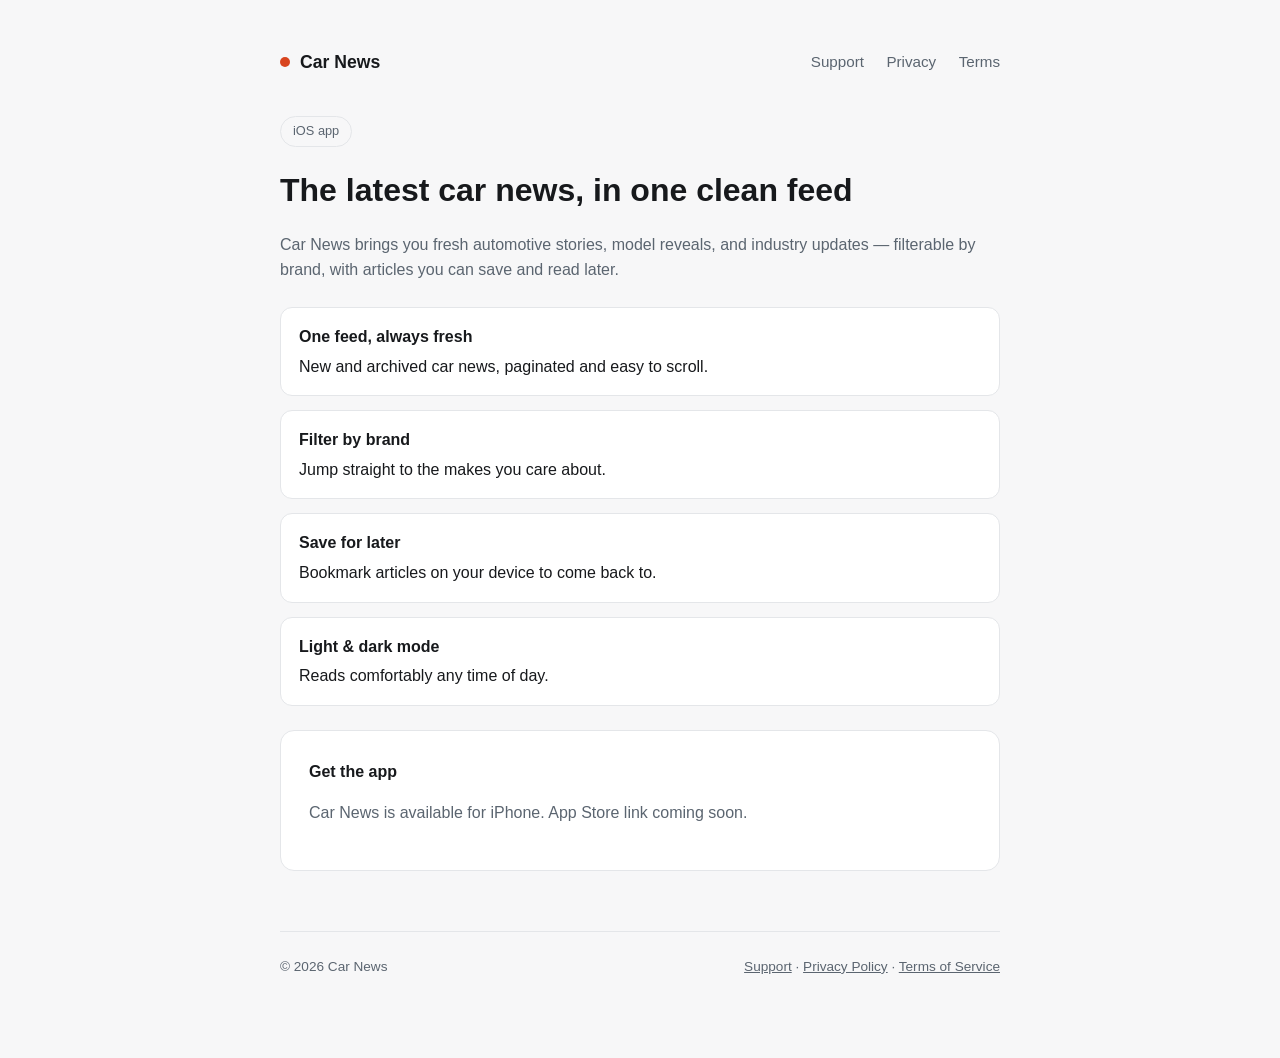
<file: index.html>
<!doctype html>
<html lang="en">
<head>
<meta charset="utf-8">
<meta name="viewport" content="width=device-width, initial-scale=1">
<title>Car News — App</title>
<meta name="description" content="Car News is an iPhone app for the latest automotive news, model reveals, and industry updates, with brand filtering and saved articles.">
<link rel="stylesheet" href="style.css">
</head>
<body>
<div class="wrap">
  <header class="site">
    <a class="brand" href="index.html"><span class="dot"></span> Car News</a>
    <nav class="site">
      <a href="support.html">Support</a>
      <a href="privacy.html">Privacy</a>
      <a href="terms.html">Terms</a>
    </nav>
  </header>

  <span class="pill">iOS app</span>
  <h1>The latest car news, in one clean feed</h1>
  <p class="muted">Car News brings you fresh automotive stories, model reveals, and industry updates — filterable by brand, with articles you can save and read later.</p>

  <ul class="features">
    <li><b>One feed, always fresh</b>New and archived car news, paginated and easy to scroll.</li>
    <li><b>Filter by brand</b>Jump straight to the makes you care about.</li>
    <li><b>Save for later</b>Bookmark articles on your device to come back to.</li>
    <li><b>Light &amp; dark mode</b>Reads comfortably any time of day.</li>
  </ul>

  <div class="card">
    <b>Get the app</b>
    <p class="muted">Car News is available for iPhone. App Store link coming soon.</p>
  </div>

  <footer class="site">
    <span>&copy; 2026 Car News</span>
    <span><a href="support.html">Support</a> · <a href="privacy.html">Privacy Policy</a> · <a href="terms.html">Terms of Service</a></span>
  </footer>
</div>
</body>
</html>
</file>
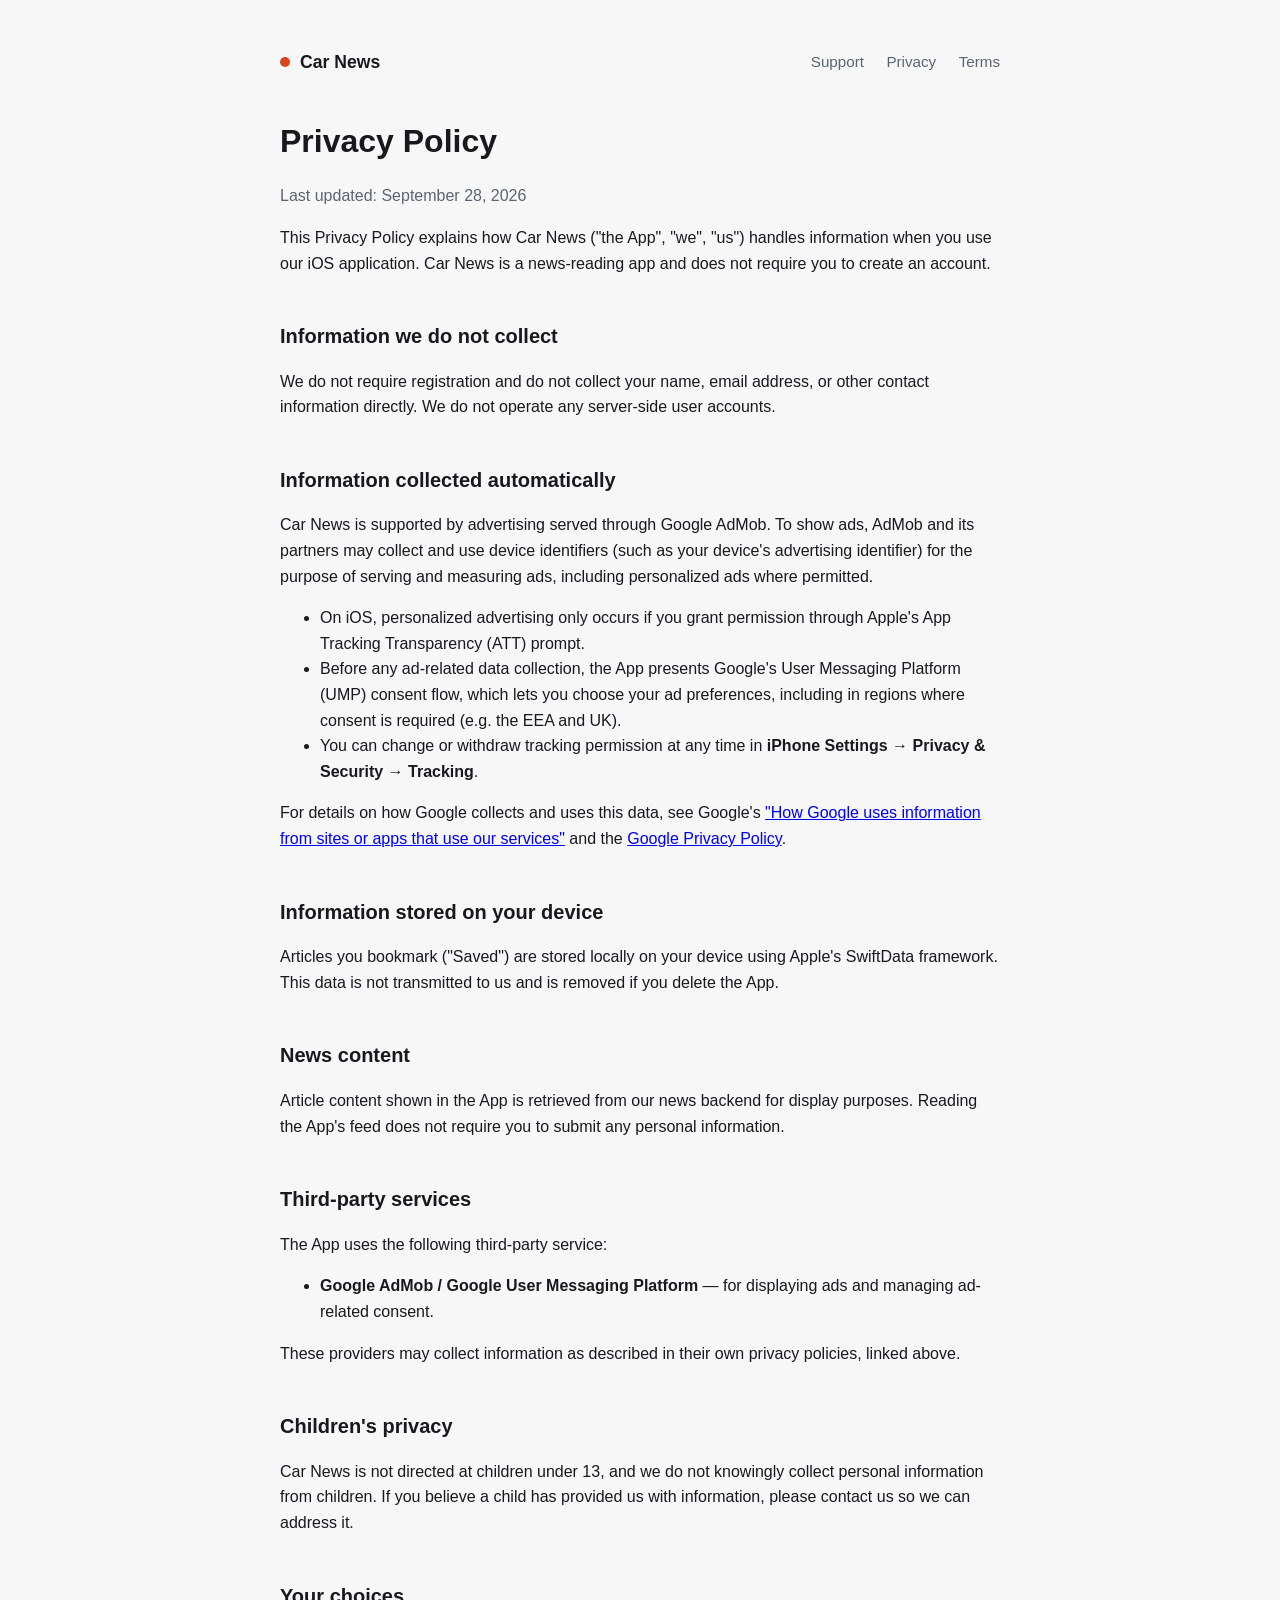
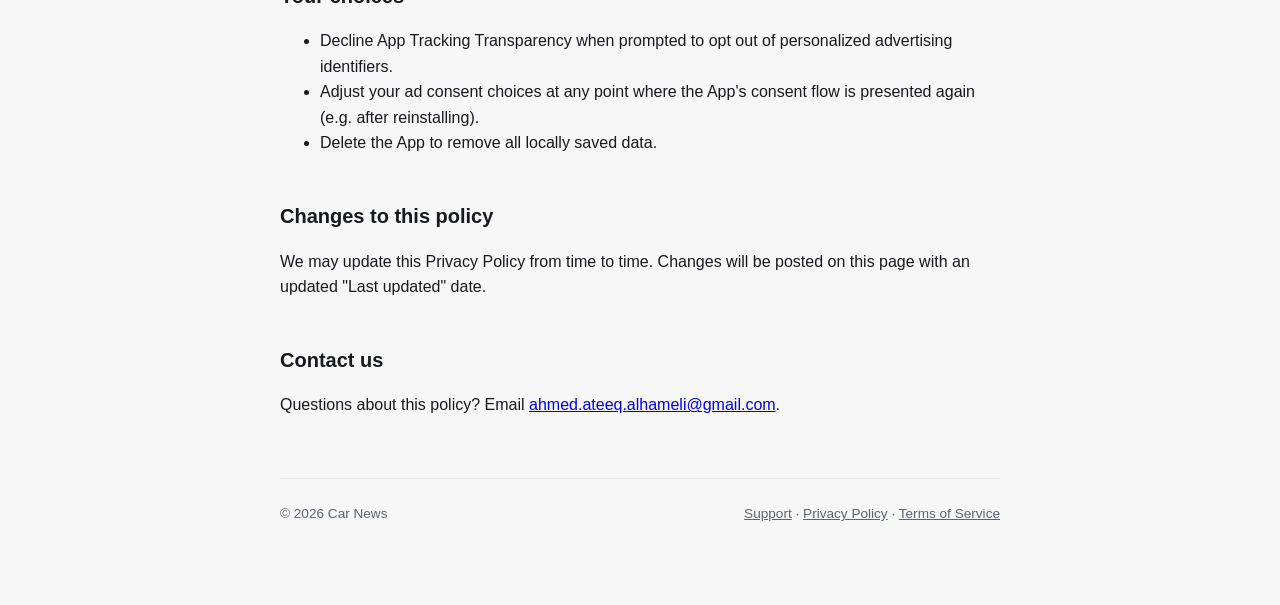
<file: privacy.html>
<!doctype html>
<html lang="en">
<head>
<meta charset="utf-8">
<meta name="viewport" content="width=device-width, initial-scale=1">
<title>Privacy Policy — Car News</title>
<link rel="stylesheet" href="style.css">
</head>
<body>
<div class="wrap">
  <header class="site">
    <a class="brand" href="index.html"><span class="dot"></span> Car News</a>
    <nav class="site">
      <a href="support.html">Support</a>
      <a href="privacy.html">Privacy</a>
      <a href="terms.html">Terms</a>
    </nav>
  </header>

  <h1>Privacy Policy</h1>
  <p class="muted">Last updated: September 28, 2026</p>

  <p>This Privacy Policy explains how Car News ("the App", "we", "us") handles information when you use our iOS application. Car News is a news-reading app and does not require you to create an account.</p>

  <h2>Information we do not collect</h2>
  <p>We do not require registration and do not collect your name, email address, or other contact information directly. We do not operate any server-side user accounts.</p>

  <h2>Information collected automatically</h2>
  <p>Car News is supported by advertising served through Google AdMob. To show ads, AdMob and its partners may collect and use device identifiers (such as your device's advertising identifier) for the purpose of serving and measuring ads, including personalized ads where permitted.</p>
  <ul>
    <li>On iOS, personalized advertising only occurs if you grant permission through Apple's App Tracking Transparency (ATT) prompt.</li>
    <li>Before any ad-related data collection, the App presents Google's User Messaging Platform (UMP) consent flow, which lets you choose your ad preferences, including in regions where consent is required (e.g. the EEA and UK).</li>
    <li>You can change or withdraw tracking permission at any time in <b>iPhone Settings → Privacy &amp; Security → Tracking</b>.</li>
  </ul>
  <p>For details on how Google collects and uses this data, see Google's <a href="https://policies.google.com/technologies/partner-sites" target="_blank" rel="noopener">"How Google uses information from sites or apps that use our services"</a> and the <a href="https://policies.google.com/privacy" target="_blank" rel="noopener">Google Privacy Policy</a>.</p>

  <h2>Information stored on your device</h2>
  <p>Articles you bookmark ("Saved") are stored locally on your device using Apple's SwiftData framework. This data is not transmitted to us and is removed if you delete the App.</p>

  <h2>News content</h2>
  <p>Article content shown in the App is retrieved from our news backend for display purposes. Reading the App's feed does not require you to submit any personal information.</p>

  <h2>Third-party services</h2>
  <p>The App uses the following third-party service:</p>
  <ul>
    <li><b>Google AdMob / Google User Messaging Platform</b> — for displaying ads and managing ad-related consent.</li>
  </ul>
  <p>These providers may collect information as described in their own privacy policies, linked above.</p>

  <h2>Children's privacy</h2>
  <p>Car News is not directed at children under 13, and we do not knowingly collect personal information from children. If you believe a child has provided us with information, please contact us so we can address it.</p>

  <h2>Your choices</h2>
  <ul>
    <li>Decline App Tracking Transparency when prompted to opt out of personalized advertising identifiers.</li>
    <li>Adjust your ad consent choices at any point where the App's consent flow is presented again (e.g. after reinstalling).</li>
    <li>Delete the App to remove all locally saved data.</li>
  </ul>

  <h2>Changes to this policy</h2>
  <p>We may update this Privacy Policy from time to time. Changes will be posted on this page with an updated "Last updated" date.</p>

  <h2>Contact us</h2>
  <p>Questions about this policy? Email <a href="mailto:ahmed.ateeq.alhameli@gmail.com">ahmed.ateeq.alhameli@gmail.com</a>.</p>

  <footer class="site">
    <span>&copy; 2026 Car News</span>
    <span><a href="support.html">Support</a> · <a href="privacy.html">Privacy Policy</a> · <a href="terms.html">Terms of Service</a></span>
  </footer>
</div>
</body>
</html>
</file>
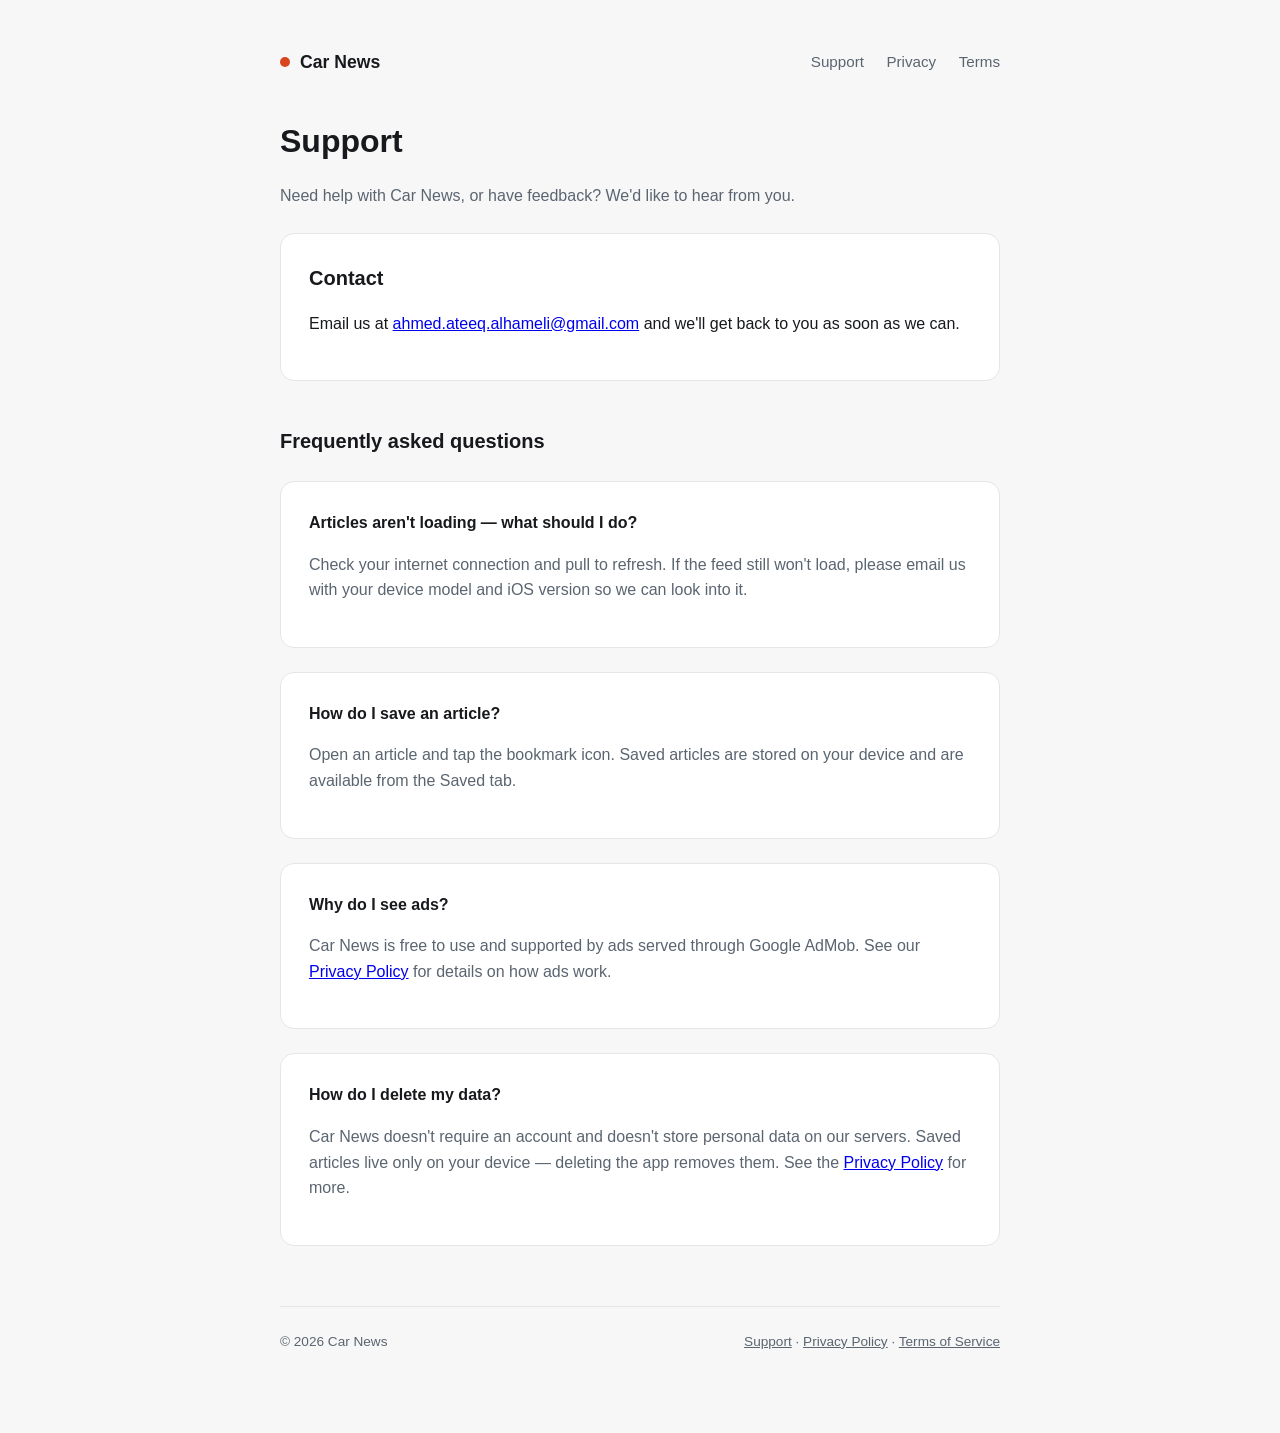
<file: support.html>
<!doctype html>
<html lang="en">
<head>
<meta charset="utf-8">
<meta name="viewport" content="width=device-width, initial-scale=1">
<title>Support — Car News</title>
<link rel="stylesheet" href="style.css">
</head>
<body>
<div class="wrap">
  <header class="site">
    <a class="brand" href="index.html"><span class="dot"></span> Car News</a>
    <nav class="site">
      <a href="support.html">Support</a>
      <a href="privacy.html">Privacy</a>
      <a href="terms.html">Terms</a>
    </nav>
  </header>

  <h1>Support</h1>
  <p class="muted">Need help with Car News, or have feedback? We'd like to hear from you.</p>

  <div class="card">
    <h2 style="margin-top:0">Contact</h2>
    <p>Email us at <a href="mailto:ahmed.ateeq.alhameli@gmail.com">ahmed.ateeq.alhameli@gmail.com</a> and we'll get back to you as soon as we can.</p>
  </div>

  <h2>Frequently asked questions</h2>

  <div class="card">
    <b>Articles aren't loading — what should I do?</b>
    <p class="muted">Check your internet connection and pull to refresh. If the feed still won't load, please email us with your device model and iOS version so we can look into it.</p>
  </div>

  <div class="card">
    <b>How do I save an article?</b>
    <p class="muted">Open an article and tap the bookmark icon. Saved articles are stored on your device and are available from the Saved tab.</p>
  </div>

  <div class="card">
    <b>Why do I see ads?</b>
    <p class="muted">Car News is free to use and supported by ads served through Google AdMob. See our <a href="privacy.html">Privacy Policy</a> for details on how ads work.</p>
  </div>

  <div class="card">
    <b>How do I delete my data?</b>
    <p class="muted">Car News doesn't require an account and doesn't store personal data on our servers. Saved articles live only on your device — deleting the app removes them. See the <a href="privacy.html">Privacy Policy</a> for more.</p>
  </div>

  <footer class="site">
    <span>&copy; 2026 Car News</span>
    <span><a href="support.html">Support</a> · <a href="privacy.html">Privacy Policy</a> · <a href="terms.html">Terms of Service</a></span>
  </footer>
</div>
</body>
</html>
</file>
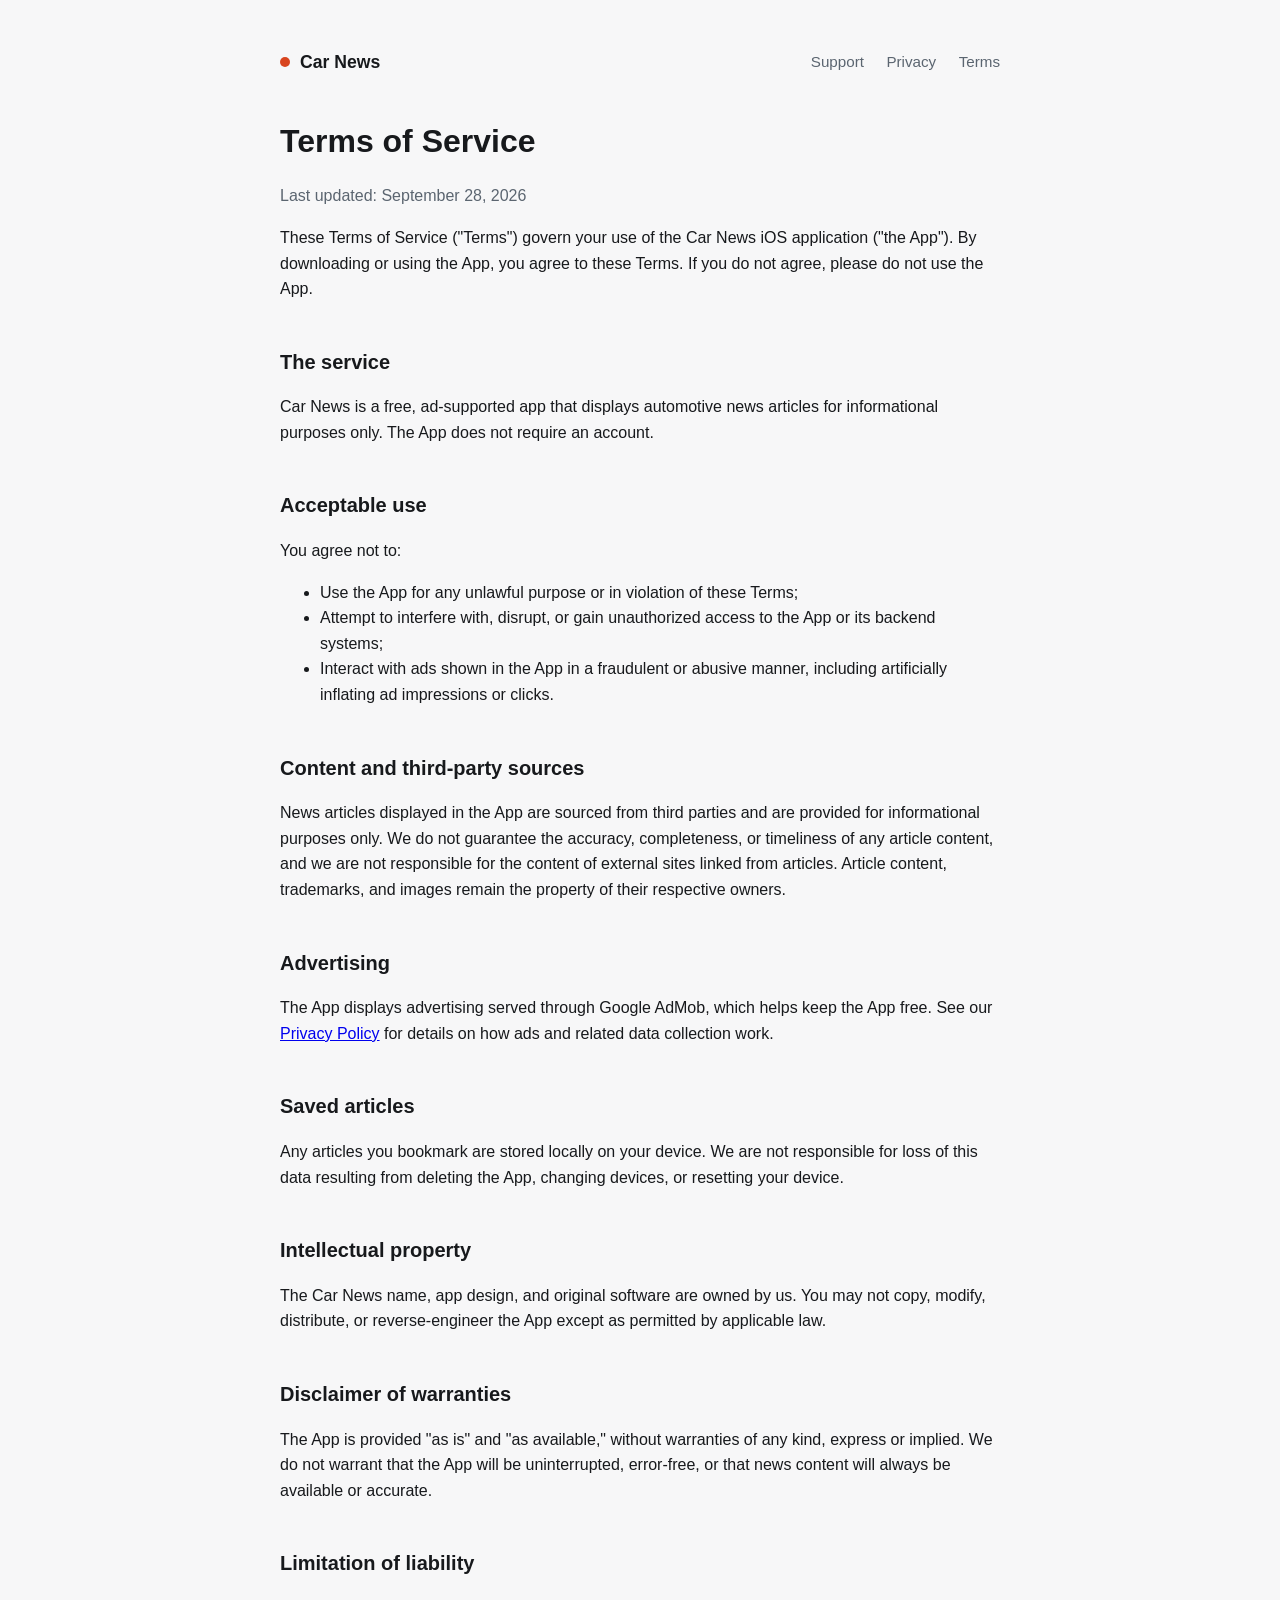
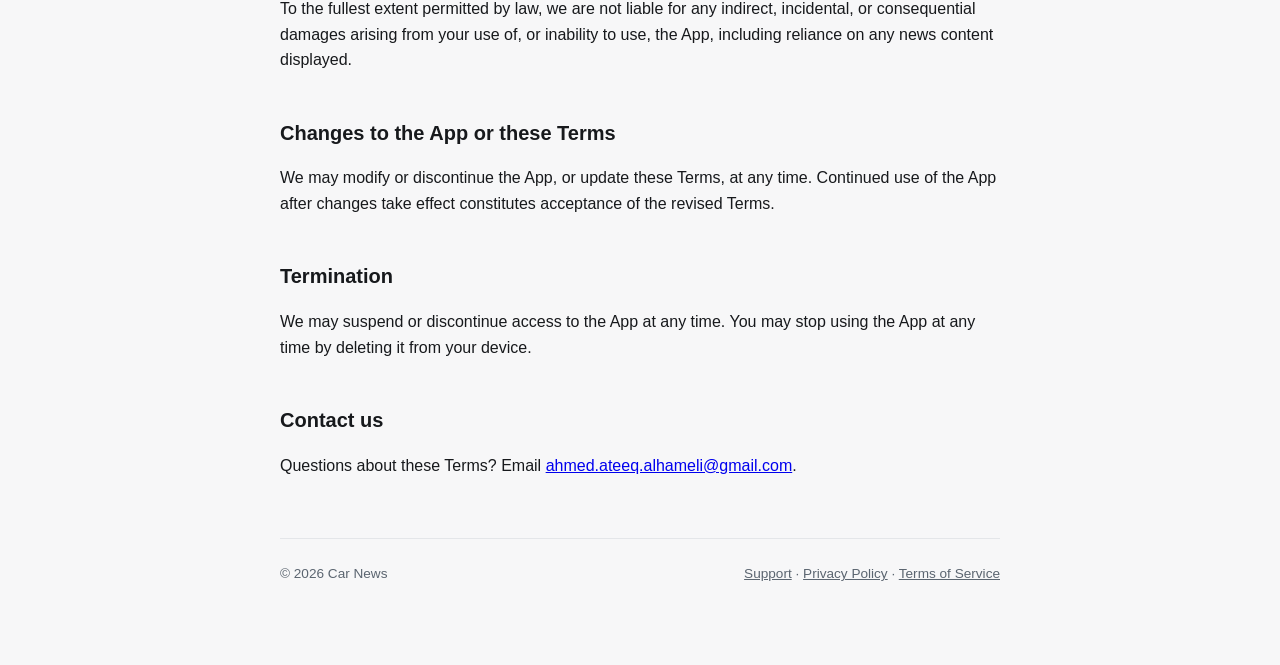
<file: terms.html>
<!doctype html>
<html lang="en">
<head>
<meta charset="utf-8">
<meta name="viewport" content="width=device-width, initial-scale=1">
<title>Terms of Service — Car News</title>
<link rel="stylesheet" href="style.css">
</head>
<body>
<div class="wrap">
  <header class="site">
    <a class="brand" href="index.html"><span class="dot"></span> Car News</a>
    <nav class="site">
      <a href="support.html">Support</a>
      <a href="privacy.html">Privacy</a>
      <a href="terms.html">Terms</a>
    </nav>
  </header>

  <h1>Terms of Service</h1>
  <p class="muted">Last updated: September 28, 2026</p>

  <p>These Terms of Service ("Terms") govern your use of the Car News iOS application ("the App"). By downloading or using the App, you agree to these Terms. If you do not agree, please do not use the App.</p>

  <h2>The service</h2>
  <p>Car News is a free, ad-supported app that displays automotive news articles for informational purposes only. The App does not require an account.</p>

  <h2>Acceptable use</h2>
  <p>You agree not to:</p>
  <ul>
    <li>Use the App for any unlawful purpose or in violation of these Terms;</li>
    <li>Attempt to interfere with, disrupt, or gain unauthorized access to the App or its backend systems;</li>
    <li>Interact with ads shown in the App in a fraudulent or abusive manner, including artificially inflating ad impressions or clicks.</li>
  </ul>

  <h2>Content and third-party sources</h2>
  <p>News articles displayed in the App are sourced from third parties and are provided for informational purposes only. We do not guarantee the accuracy, completeness, or timeliness of any article content, and we are not responsible for the content of external sites linked from articles. Article content, trademarks, and images remain the property of their respective owners.</p>

  <h2>Advertising</h2>
  <p>The App displays advertising served through Google AdMob, which helps keep the App free. See our <a href="privacy.html">Privacy Policy</a> for details on how ads and related data collection work.</p>

  <h2>Saved articles</h2>
  <p>Any articles you bookmark are stored locally on your device. We are not responsible for loss of this data resulting from deleting the App, changing devices, or resetting your device.</p>

  <h2>Intellectual property</h2>
  <p>The Car News name, app design, and original software are owned by us. You may not copy, modify, distribute, or reverse-engineer the App except as permitted by applicable law.</p>

  <h2>Disclaimer of warranties</h2>
  <p>The App is provided "as is" and "as available," without warranties of any kind, express or implied. We do not warrant that the App will be uninterrupted, error-free, or that news content will always be available or accurate.</p>

  <h2>Limitation of liability</h2>
  <p>To the fullest extent permitted by law, we are not liable for any indirect, incidental, or consequential damages arising from your use of, or inability to use, the App, including reliance on any news content displayed.</p>

  <h2>Changes to the App or these Terms</h2>
  <p>We may modify or discontinue the App, or update these Terms, at any time. Continued use of the App after changes take effect constitutes acceptance of the revised Terms.</p>

  <h2>Termination</h2>
  <p>We may suspend or discontinue access to the App at any time. You may stop using the App at any time by deleting it from your device.</p>

  <h2>Contact us</h2>
  <p>Questions about these Terms? Email <a href="mailto:ahmed.ateeq.alhameli@gmail.com">ahmed.ateeq.alhameli@gmail.com</a>.</p>

  <footer class="site">
    <span>&copy; 2026 Car News</span>
    <span><a href="support.html">Support</a> · <a href="privacy.html">Privacy Policy</a> · <a href="terms.html">Terms of Service</a></span>
  </footer>
</div>
</body>
</html>
</file>
<file: style.css>
:root {
  --bg: #0b0d10;
  --panel: #14171c;
  --text: #e8eaed;
  --muted: #9aa3ad;
  --accent: #ff5a36;
  --border: #262b32;
  --maxw: 760px;
}

@media (prefers-color-scheme: light) {
  :root {
    --bg: #f7f7f8;
    --panel: #ffffff;
    --text: #17191c;
    --muted: #5b6570;
    --accent: #d8451f;
    --border: #e4e6e9;
  }
}

* { box-sizing: border-box; }

body {
  margin: 0;
  background: var(--bg);
  color: var(--text);
  font-family: -apple-system, BlinkMacSystemFont, "Segoe UI", Roboto, Helvetica, Arial, sans-serif;
  line-height: 1.6;
}

.wrap {
  max-width: var(--maxw);
  margin: 0 auto;
  padding: 48px 20px 80px;
}

header.site {
  display: flex;
  align-items: center;
  justify-content: space-between;
  margin-bottom: 40px;
  flex-wrap: wrap;
  gap: 12px;
}

.brand {
  display: flex;
  align-items: center;
  gap: 10px;
  font-weight: 700;
  font-size: 1.1rem;
  text-decoration: none;
  color: var(--text);
}

.brand .dot {
  width: 10px;
  height: 10px;
  border-radius: 50%;
  background: var(--accent);
  flex: none;
}

nav.site a {
  color: var(--muted);
  text-decoration: none;
  margin-left: 18px;
  font-size: 0.95rem;
}

nav.site a:hover { color: var(--text); }

h1 { font-size: 2rem; margin: 0 0 8px; }
h2 { font-size: 1.25rem; margin-top: 2.2em; }
p, li { color: var(--text); }
.muted { color: var(--muted); }

.card {
  background: var(--panel);
  border: 1px solid var(--border);
  border-radius: 14px;
  padding: 28px;
  margin-top: 24px;
}

.pill {
  display: inline-block;
  border: 1px solid var(--border);
  color: var(--muted);
  border-radius: 999px;
  padding: 4px 12px;
  font-size: 0.8rem;
  margin-bottom: 18px;
}

a.button {
  display: inline-block;
  background: var(--accent);
  color: #fff;
  text-decoration: none;
  padding: 10px 18px;
  border-radius: 10px;
  font-weight: 600;
  margin-top: 12px;
}

footer.site {
  margin-top: 60px;
  padding-top: 24px;
  border-top: 1px solid var(--border);
  color: var(--muted);
  font-size: 0.85rem;
  display: flex;
  justify-content: space-between;
  flex-wrap: wrap;
  gap: 8px;
}

footer.site a { color: var(--muted); }

.features {
  list-style: none;
  padding: 0;
  margin: 24px 0;
  display: grid;
  gap: 14px;
}

.features li {
  background: var(--panel);
  border: 1px solid var(--border);
  border-radius: 12px;
  padding: 16px 18px;
}

.features li b { display: block; margin-bottom: 4px; }
</file>
